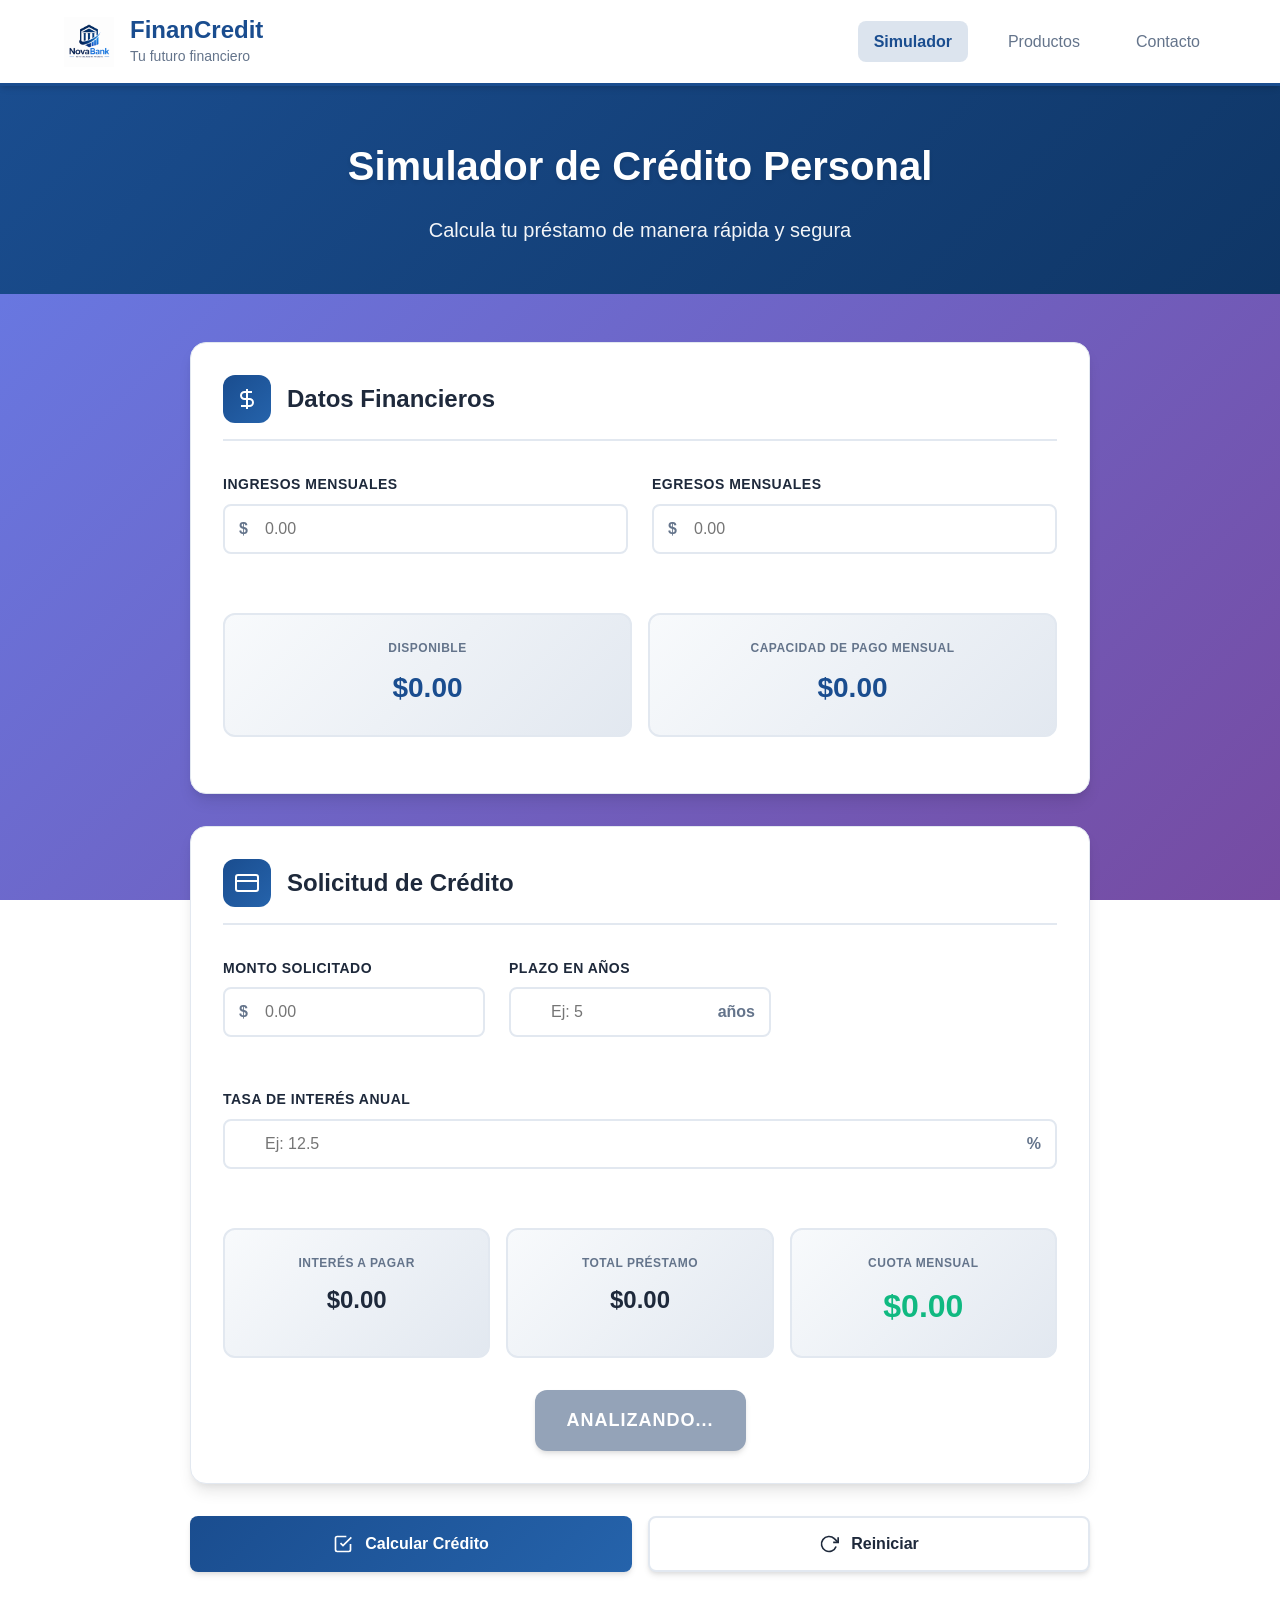
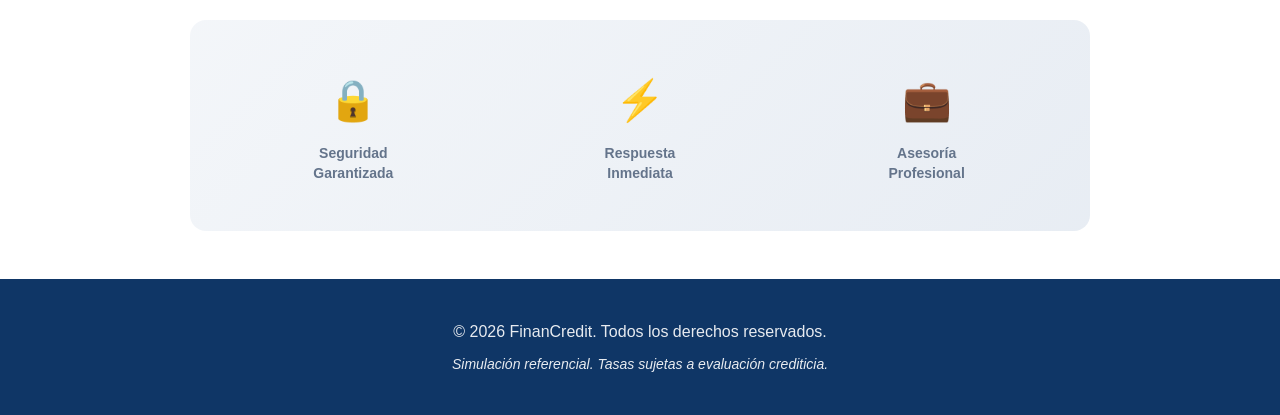
<file: index.html>
<!DOCTYPE html>
<html lang="es">
<head>
    <meta charset="UTF-8">
    <meta name="viewport" content="width=device-width, initial-scale=1.0">
    <title>FinanCredit - Simulador de Crédito</title>
    <link rel="stylesheet" href="simulador.css">
    <script src="simulador.js"></script>
</head>
<body>
    <!-- Header -->
    <header class="header">
        <div class="header-container">
            <div class="logo-section">
                <img src="logo.png" alt="FinanCredit Logo" class="logo">
                <div class="brand-info">
                    <h1 class="brand-name">FinanCredit</h1>
                    <p class="brand-tagline">Tu futuro financiero</p>
                </div>
            </div>
            <nav class="nav-menu">
                <a href="#" class="nav-link active">Simulador</a>
                <a href="#" class="nav-link">Productos</a>
                <a href="#" class="nav-link">Contacto</a>
            </nav>
        </div>
    </header>

    <!-- Hero Section -->
    <section class="hero-section">
        <div class="hero-content">
            <h2 class="hero-title">Simulador de Crédito Personal</h2>
            <p class="hero-subtitle">Calcula tu préstamo de manera rápida y segura</p>
        </div>
    </section>

    <!-- Main Container -->
    <div class="main-wrapper">
        <div class="container">
            <!-- Financial Data Section -->
            <div class="section-card">
                <div class="section-header">
                    <div class="section-icon">
                        <svg width="24" height="24" viewBox="0 0 24 24" fill="none" stroke="currentColor" stroke-width="2">
                            <path d="M12 2v20M17 5H9.5a3.5 3.5 0 0 0 0 7h5a3.5 3.5 0 0 1 0 7H6"/>
                        </svg>
                    </div>
                    <h2 class="section-title">Datos Financieros</h2>
                </div>

                <div class="form-grid">
                    <div class="form-group">
                        <label for="txtIngresos" class="form-label">Ingresos Mensuales</label>
                        <div class="input-wrapper">
                            <span class="input-prefix">$</span>
                            <input type="text" id="txtIngresos" class="form-input" placeholder="0.00">
                        </div>
                        <span class="error-message" id="errorIngresos"></span>
                    </div>

                    <div class="form-group">
                        <label for="txtEgresos" class="form-label">Egresos Mensuales</label>
                        <div class="input-wrapper">
                            <span class="input-prefix">$</span>
                            <input type="text" id="txtEgresos" class="form-input" placeholder="0.00">
                        </div>
                        <span class="error-message" id="errorEgresos"></span>
                    </div>
                </div>

                <div class="results-grid">
                    <div class="result-item">
                        <p class="result-label">Disponible</p>
                        <p class="result-value">$<span id="spnDisponible">0.00</span></p>
                    </div>
                    <div class="result-item">
                        <p class="result-label">Capacidad de pago mensual</p>
                        <p class="result-value">$<span id="spnCapacidadPago">0.00</span></p>
                    </div>
                </div>
            </div>

            <!-- Credit Request Section -->
            <div class="section-card">
                <div class="section-header">
                    <div class="section-icon">
                        <svg width="24" height="24" viewBox="0 0 24 24" fill="none" stroke="currentColor" stroke-width="2">
                            <rect x="1" y="4" width="22" height="16" rx="2" ry="2"/>
                            <line x1="1" y1="10" x2="23" y2="10"/>
                        </svg>
                    </div>
                    <h2 class="section-title">Solicitud de Crédito</h2>
                </div>

                <div class="form-grid">
                    <div class="form-group">
                        <label for="txtMonto" class="form-label">Monto Solicitado</label>
                        <div class="input-wrapper">
                            <span class="input-prefix">$</span>
                            <input type="text" id="txtMonto" class="form-input" placeholder="0.00">
                        </div>
                        <span class="error-message" id="errorMonto"></span>
                    </div>

                    <div class="form-group">
                        <label for="txtPlazo" class="form-label">Plazo en años</label>
                        <div class="input-wrapper">
                            <input type="text" id="txtPlazo" class="form-input" placeholder="Ej: 5">
                            <span class="input-suffix">años</span>
                        </div>
                        <span class="error-message" id="errorPlazo"></span>
                    </div>

                    <div class="form-group full-width">
                        <label for="txtTasaInteres" class="form-label">Tasa de Interés Anual</label>
                        <div class="input-wrapper">
                            <input type="text" id="txtTasaInteres" class="form-input" placeholder="Ej: 12.5">
                            <span class="input-suffix">%</span>
                        </div>
                        <span class="error-message" id="errorTasaInteres"></span>
                    </div>
                </div>

                <div class="results-grid triple">
                    <div class="result-item">
                        <p class="result-label">Interés a pagar</p>
                        <p class="result-value secondary">$<span id="spnInteresPagar">0.00</span></p>
                    </div>
                    <div class="result-item">
                        <p class="result-label">Total préstamo</p>
                        <p class="result-value secondary">$<span id="spnTotalPrestamo">0.00</span></p>
                    </div>
                    <div class="result-item">
                        <p class="result-label">Cuota mensual</p>
                        <p class="result-value highlight">$<span id="spnCuotaMensual">0.00</span></p>
                    </div>
                </div>

                <!-- Credit Status -->
                <div class="credit-status">
                    <div class="status-badge">
                        <span id="spnEstadoCredito">ANALIZANDO...</span>
                    </div>
                </div>
            </div>

            <!-- Action Buttons -->
            <div class="buttons">
                <button onclick="calcular();" id="btnCalcularCredito" class="btn btn-primary">
                    <svg width="20" height="20" viewBox="0 0 24 24" fill="none" stroke="currentColor" stroke-width="2">
                        <polyline points="9 11 12 14 22 4"/>
                        <path d="M21 12v7a2 2 0 0 1-2 2H5a2 2 0 0 1-2-2V5a2 2 0 0 1 2-2h11"/>
                    </svg>
                    Calcular Crédito
                </button>
                <button id="btnReiniciar" class="btn btn-secondary">
                    <svg width="20" height="20" viewBox="0 0 24 24" fill="none" stroke="currentColor" stroke-width="2">
                        <polyline points="23 4 23 10 17 10"/>
                        <path d="M20.49 15a9 9 0 1 1-2.12-9.36L23 10"/>
                    </svg>
                    Reiniciar
                </button>
            </div>

            <!-- Trust Badges -->
            <div class="trust-section">
                <div class="trust-item">
                    <div class="trust-icon">🔒</div>
                    <p>Seguridad<br>Garantizada</p>
                </div>
                <div class="trust-item">
                    <div class="trust-icon">⚡</div>
                    <p>Respuesta<br>Inmediata</p>
                </div>
                <div class="trust-item">
                    <div class="trust-icon">💼</div>
                    <p>Asesoría<br>Profesional</p>
                </div>
            </div>
        </div>
    </div>

    <!-- Footer -->
    <footer class="footer">
        <div class="footer-content">
            <p>&copy; 2026 FinanCredit. Todos los derechos reservados.</p>
            <p class="footer-disclaimer">Simulación referencial. Tasas sujetas a evaluación crediticia.</p>
        </div>
    </footer>

<script src="validaciones.js"></script>
<script src="funciones.js"></script>
</body>
</html>
</file>
<file: simulador.css>
/* ============================================
   RESET Y CONFIGURACIÓN BASE
   ============================================ */
* {
    margin: 0;
    padding: 0;
    box-sizing: border-box;
}

:root {
    /* Colores corporativos FinanCredit */
    --primary-color: #1a4d8f;
    --primary-dark: #0f3666;
    --primary-light: #2563ab;
    --secondary-color: #f59e0b;
    --accent-color: #10b981;
    --danger-color: #ef4444;
    
    /* Grises y neutros */
    --background: #f8fafc;
    --surface: #ffffff;
    --border-color: #e2e8f0;
    --text-primary: #1e293b;
    --text-secondary: #64748b;
    --text-light: #94a3b8;
    
    /* Sombras */
    --shadow-sm: 0 1px 2px 0 rgba(0, 0, 0, 0.05);
    --shadow-md: 0 4px 6px -1px rgba(0, 0, 0, 0.1), 0 2px 4px -1px rgba(0, 0, 0, 0.06);
    --shadow-lg: 0 10px 15px -3px rgba(0, 0, 0, 0.1), 0 4px 6px -2px rgba(0, 0, 0, 0.05);
    --shadow-xl: 0 20px 25px -5px rgba(0, 0, 0, 0.1), 0 10px 10px -5px rgba(0, 0, 0, 0.04);
    
    /* Espaciado */
    --spacing-xs: 0.5rem;
    --spacing-sm: 0.75rem;
    --spacing-md: 1rem;
    --spacing-lg: 1.5rem;
    --spacing-xl: 2rem;
    --spacing-2xl: 3rem;
    
    /* Bordes */
    --radius-sm: 0.375rem;
    --radius-md: 0.5rem;
    --radius-lg: 0.75rem;
    --radius-xl: 1rem;
}

body {
    font-family: -apple-system, BlinkMacSystemFont, 'Segoe UI', 'Roboto', 'Oxygen', 'Ubuntu', 'Cantarell', sans-serif;
    background: linear-gradient(135deg, #667eea 0%, #764ba2 100%);
    background-attachment: fixed;
    color: var(--text-primary);
    line-height: 1.6;
    min-height: 100vh;
    display: flex;
    flex-direction: column;
}

/* ============================================
   HEADER
   ============================================ */
.header {
    background: var(--surface);
    box-shadow: var(--shadow-md);
    position: sticky;
    top: 0;
    z-index: 100;
    border-bottom: 3px solid var(--primary-color);
}

.header-container {
    max-width: 1200px;
    margin: 0 auto;
    padding: var(--spacing-md) var(--spacing-lg);
    display: flex;
    justify-content: space-between;
    align-items: center;
}

.logo-section {
    display: flex;
    align-items: center;
    gap: var(--spacing-md);
}

.logo {
    width: 50px;
    height: 50px;
    object-fit: contain;
}

.brand-info {
    display: flex;
    flex-direction: column;
}

.brand-name {
    font-size: 1.5rem;
    font-weight: 700;
    color: var(--primary-color);
    line-height: 1.2;
}

.brand-tagline {
    font-size: 0.875rem;
    color: var(--text-secondary);
    font-weight: 500;
}

.nav-menu {
    display: flex;
    gap: var(--spacing-lg);
}

.nav-link {
    text-decoration: none;
    color: var(--text-secondary);
    font-weight: 500;
    padding: var(--spacing-xs) var(--spacing-md);
    border-radius: var(--radius-md);
    transition: all 0.3s ease;
}

.nav-link:hover {
    color: var(--primary-color);
    background-color: rgba(26, 77, 143, 0.1);
}

.nav-link.active {
    color: var(--primary-color);
    background-color: rgba(26, 77, 143, 0.15);
    font-weight: 600;
}

/* ============================================
   HERO SECTION
   ============================================ */
.hero-section {
    background: linear-gradient(135deg, var(--primary-color) 0%, var(--primary-dark) 100%);
    color: white;
    padding: var(--spacing-2xl) var(--spacing-lg);
    text-align: center;
}

.hero-content {
    max-width: 800px;
    margin: 0 auto;
}

.hero-title {
    font-size: 2.5rem;
    font-weight: 700;
    margin-bottom: var(--spacing-md);
    text-shadow: 0 2px 4px rgba(0, 0, 0, 0.1);
}

.hero-subtitle {
    font-size: 1.25rem;
    opacity: 0.95;
    font-weight: 300;
}

/* ============================================
   MAIN WRAPPER
   ============================================ */
.main-wrapper {
    flex: 1;
    padding: var(--spacing-2xl) var(--spacing-lg);
}

.container {
    max-width: 900px;
    margin: 0 auto;
}

/* ============================================
   SECTION CARDS
   ============================================ */
.section-card {
    background: var(--surface);
    border-radius: var(--radius-xl);
    padding: var(--spacing-xl);
    margin-bottom: var(--spacing-xl);
    box-shadow: var(--shadow-lg);
    border: 1px solid var(--border-color);
    transition: transform 0.3s ease, box-shadow 0.3s ease;
}

.section-card:hover {
    transform: translateY(-2px);
    box-shadow: var(--shadow-xl);
}

.section-header {
    display: flex;
    align-items: center;
    gap: var(--spacing-md);
    margin-bottom: var(--spacing-xl);
    padding-bottom: var(--spacing-md);
    border-bottom: 2px solid var(--border-color);
}

.section-icon {
    width: 48px;
    height: 48px;
    background: linear-gradient(135deg, var(--primary-color), var(--primary-light));
    border-radius: var(--radius-lg);
    display: flex;
    align-items: center;
    justify-content: center;
    color: white;
}

.section-title {
    font-size: 1.5rem;
    font-weight: 600;
    color: var(--text-primary);
}

/* ============================================
   FORMULARIOS
   ============================================ */
.form-grid {
    display: grid;
    grid-template-columns: repeat(auto-fit, minmax(250px, 1fr));
    gap: var(--spacing-lg);
    margin-bottom: var(--spacing-xl);
}

.form-group {
    display: flex;
    flex-direction: column;
}

.form-group.full-width {
    grid-column: 1 / -1;
}

.form-label {
    font-size: 0.875rem;
    font-weight: 600;
    color: var(--text-primary);
    margin-bottom: var(--spacing-xs);
    text-transform: uppercase;
    letter-spacing: 0.5px;
}

.input-wrapper {
    position: relative;
    display: flex;
    align-items: center;
}

.form-input {
    width: 100%;
    padding: 0.875rem var(--spacing-md);
    border: 2px solid var(--border-color);
    border-radius: var(--radius-md);
    font-size: 1rem;
    font-weight: 500;
    color: var(--text-primary);
    background: var(--surface);
    transition: all 0.3s ease;
}

.form-input:focus {
    outline: none;
    border-color: var(--primary-color);
    box-shadow: 0 0 0 3px rgba(26, 77, 143, 0.1);
}

.input-prefix,
.input-suffix {
    position: absolute;
    font-weight: 600;
    color: var(--text-secondary);
    pointer-events: none;
}

.input-prefix {
    left: var(--spacing-md);
}

.input-suffix {
    right: var(--spacing-md);
}

.input-wrapper .form-input {
    padding-left: 2.5rem;
}

.input-wrapper:has(.input-suffix) .form-input {
    padding-right: 4rem;
}

/* ============================================
   RESULTADOS
   ============================================ */
.results-grid {
    display: grid;
    grid-template-columns: repeat(auto-fit, minmax(200px, 1fr));
    gap: var(--spacing-md);
    margin-bottom: var(--spacing-lg);
}

.results-grid.triple {
    grid-template-columns: repeat(auto-fit, minmax(180px, 1fr));
}

.result-item {
    background: linear-gradient(135deg, #f8fafc 0%, #e2e8f0 100%);
    padding: var(--spacing-lg);
    border-radius: var(--radius-lg);
    border: 2px solid var(--border-color);
    text-align: center;
}

.result-label {
    font-size: 0.75rem;
    font-weight: 600;
    color: var(--text-secondary);
    text-transform: uppercase;
    letter-spacing: 0.5px;
    margin-bottom: var(--spacing-xs);
}

.result-value {
    font-size: 1.75rem;
    font-weight: 700;
    color: var(--primary-color);
    margin: 0;
}

.result-value.secondary {
    color: var(--text-primary);
    font-size: 1.5rem;
}

.result-value.highlight {
    color: var(--accent-color);
    font-size: 2rem;
}

/* ============================================
   ESTADO DEL CRÉDITO
   ============================================ */
.credit-status {
    margin-top: var(--spacing-xl);
    text-align: center;
}

.status-badge {
    display: inline-block;
    padding: var(--spacing-md) var(--spacing-xl);
    border-radius: var(--radius-lg);
    font-weight: 700;
    font-size: 1.125rem;
    letter-spacing: 1px;
    text-transform: uppercase;
    background: var(--text-light);
    color: white;
    box-shadow: var(--shadow-md);
}

#spnEstadoCredito {
    font-weight: 700;
}

/* Estilos dinámicos según el estado */
.status-badge:has(#spnEstadoCredito:not(:empty)) {
    animation: pulse 2s ease-in-out infinite;
}

@keyframes pulse {
    0%, 100% {
        opacity: 1;
    }
    50% {
        opacity: 0.8;
    }
}

/* ============================================
   BOTONES
   ============================================ */
.buttons {
    display: grid;
    grid-template-columns: repeat(auto-fit, minmax(200px, 1fr));
    gap: var(--spacing-md);
    margin-top: var(--spacing-xl);
}

.btn {
    padding: var(--spacing-md) var(--spacing-xl);
    border: none;
    border-radius: var(--radius-md);
    font-size: 1rem;
    font-weight: 600;
    cursor: pointer;
    transition: all 0.3s ease;
    display: flex;
    align-items: center;
    justify-content: center;
    gap: var(--spacing-sm);
    box-shadow: var(--shadow-md);
}

.btn svg {
    width: 20px;
    height: 20px;
}

.btn-primary {
    background: linear-gradient(135deg, var(--primary-color), var(--primary-light));
    color: white;
}

.btn-primary:hover {
    background: linear-gradient(135deg, var(--primary-dark), var(--primary-color));
    transform: translateY(-2px);
    box-shadow: var(--shadow-lg);
}

.btn-primary:active {
    transform: translateY(0);
}

.btn-secondary {
    background: var(--surface);
    color: var(--text-primary);
    border: 2px solid var(--border-color);
}

.btn-secondary:hover {
    background: var(--border-color);
    border-color: var(--text-secondary);
    transform: translateY(-2px);
    box-shadow: var(--shadow-lg);
}

.btn-secondary:active {
    transform: translateY(0);
}

/* ============================================
   TRUST SECTION
   ============================================ */
.trust-section {
    display: grid;
    grid-template-columns: repeat(auto-fit, minmax(150px, 1fr));
    gap: var(--spacing-lg);
    margin-top: var(--spacing-2xl);
    padding: var(--spacing-xl);
    background: linear-gradient(135deg, rgba(26, 77, 143, 0.05), rgba(26, 77, 143, 0.1));
    border-radius: var(--radius-xl);
}

.trust-item {
    text-align: center;
    padding: var(--spacing-md);
}

.trust-icon {
    font-size: 2.5rem;
    margin-bottom: var(--spacing-sm);
}

.trust-item p {
    font-size: 0.875rem;
    font-weight: 600;
    color: var(--text-secondary);
    line-height: 1.4;
}

/* ============================================
   FOOTER
   ============================================ */
.footer {
    background: var(--primary-dark);
    color: white;
    padding: var(--spacing-xl) var(--spacing-lg);
    text-align: center;
    margin-top: auto;
}

.footer-content {
    max-width: 1200px;
    margin: 0 auto;
}

.footer-content p {
    margin: var(--spacing-xs) 0;
    opacity: 0.9;
}

.footer-disclaimer {
    font-size: 0.875rem;
    opacity: 0.7;
    font-style: italic;
}

/* ============================================
   MENSAJES DE ERROR (VALIDACIONES)
   ============================================ */
.error-message {
    display: block;
    color: var(--danger-color);
    font-size: 0.813rem;
    font-style: italic;
    margin-top: var(--spacing-xs);
    min-height: 1.2rem;
    font-weight: 500;
}

.form-input.input-error {
    border-color: var(--danger-color);
    background-color: rgba(239, 68, 68, 0.05);
}

.form-input.input-error:focus {
    border-color: var(--danger-color);
    box-shadow: 0 0 0 3px rgba(239, 68, 68, 0.1);
}

/* ============================================
   RESPONSIVE DESIGN
   ============================================ */

/* Tablets (768px y menores) */
@media (max-width: 768px) {
    .header-container {
        flex-direction: column;
        gap: var(--spacing-md);
        text-align: center;
    }
    
    .nav-menu {
        flex-wrap: wrap;
        justify-content: center;
    }
    
    .hero-title {
        font-size: 2rem;
    }
    
    .hero-subtitle {
        font-size: 1rem;
    }
    
    .section-card {
        padding: var(--spacing-lg);
    }
    
    .form-grid {
        grid-template-columns: 1fr;
    }
    
    .results-grid,
    .results-grid.triple {
        grid-template-columns: 1fr;
    }
    
    .buttons {
        grid-template-columns: 1fr;
    }
    
    .trust-section {
        grid-template-columns: 1fr;
    }
}

/* Móviles (480px y menores) */
@media (max-width: 480px) {
    :root {
        --spacing-lg: 1rem;
        --spacing-xl: 1.5rem;
        --spacing-2xl: 2rem;
    }
    
    .header-container {
        padding: var(--spacing-sm) var(--spacing-md);
    }
    
    .logo {
        width: 40px;
        height: 40px;
    }
    
    .brand-name {
        font-size: 1.25rem;
    }
    
    .brand-tagline {
        font-size: 0.75rem;
    }
    
    .nav-menu {
        gap: var(--spacing-sm);
    }
    
    .nav-link {
        font-size: 0.875rem;
        padding: var(--spacing-xs) var(--spacing-sm);
    }
    
    .hero-section {
        padding: var(--spacing-xl) var(--spacing-md);
    }
    
    .hero-title {
        font-size: 1.5rem;
    }
    
    .hero-subtitle {
        font-size: 0.875rem;
    }
    
    .main-wrapper {
        padding: var(--spacing-lg) var(--spacing-sm);
    }
    
    .section-card {
        padding: var(--spacing-md);
        margin-bottom: var(--spacing-lg);
    }
    
    .section-icon {
        width: 40px;
        height: 40px;
    }
    
    .section-title {
        font-size: 1.25rem;
    }
    
    .form-input {
        padding: 0.75rem var(--spacing-sm);
        font-size: 0.875rem;
    }
    
    .result-value {
        font-size: 1.5rem;
    }
    
    .result-value.secondary {
        font-size: 1.25rem;
    }
    
    .result-value.highlight {
        font-size: 1.75rem;
    }
    
    .status-badge {
        padding: var(--spacing-sm) var(--spacing-lg);
        font-size: 1rem;
    }
    
    .btn {
        padding: var(--spacing-sm) var(--spacing-md);
        font-size: 0.875rem;
    }
    
    .trust-icon {
        font-size: 2rem;
    }
    
    .trust-item p {
        font-size: 0.75rem;
    }
}

/* Pantallas muy pequeñas (320px y menores) */
@media (max-width: 320px) {
    .logo-section {
        gap: var(--spacing-sm);
    }
    
    .brand-name {
        font-size: 1.125rem;
    }
    
    .hero-title {
        font-size: 1.25rem;
    }
    
    .section-header {
        flex-direction: column;
        text-align: center;
    }
}
</file>
